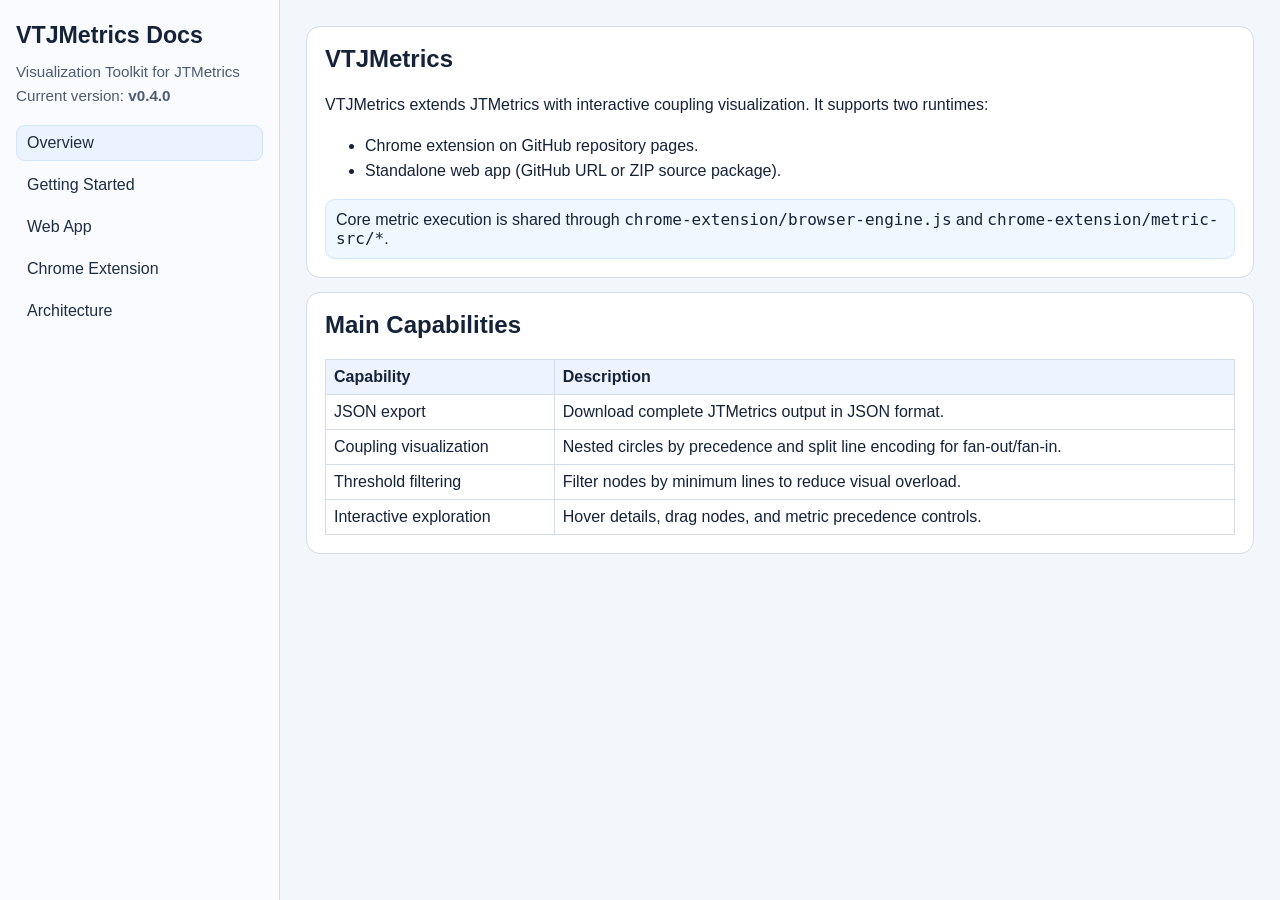
<file: docs/index.html>
<!doctype html>
<html lang="en">
<head>
  <meta charset="UTF-8" />
  <meta name="viewport" content="width=device-width, initial-scale=1" />
  <title>VTJMetrics Docs - Home</title>
  <link rel="stylesheet" href="./assets/docs.css" />
</head>
<body>
  <div class="layout">
    <aside class="sidebar">
      <p class="brand">VTJMetrics Docs</p>
      <p class="subtitle">Visualization Toolkit for JTMetrics<br>Current version: <strong>v0.4.0</strong></p>
      <nav class="nav">
        <a class="active" href="./index.html">Overview</a>
        <a href="./getting-started.html">Getting Started</a>
        <a href="./web-app.html">Web App</a>
        <a href="./extension.html">Chrome Extension</a>
        <a href="./architecture.html">Architecture</a>
      </nav>
    </aside>

    <main class="main">
      <div class="content">
        <section class="card">
          <h1>VTJMetrics</h1>
          <p>VTJMetrics extends JTMetrics with interactive coupling visualization. It supports two runtimes:</p>
          <ul>
            <li>Chrome extension on GitHub repository pages.</li>
            <li>Standalone web app (GitHub URL or ZIP source package).</li>
          </ul>
          <div class="notice">
            Core metric execution is shared through <code>chrome-extension/browser-engine.js</code> and <code>chrome-extension/metric-src/*</code>.
          </div>
        </section>

        <section class="card">
          <h2>Main Capabilities</h2>
          <table>
            <thead>
              <tr>
                <th>Capability</th>
                <th>Description</th>
              </tr>
            </thead>
            <tbody>
              <tr>
                <td>JSON export</td>
                <td>Download complete JTMetrics output in JSON format.</td>
              </tr>
              <tr>
                <td>Coupling visualization</td>
                <td>Nested circles by precedence and split line encoding for fan-out/fan-in.</td>
              </tr>
              <tr>
                <td>Threshold filtering</td>
                <td>Filter nodes by minimum lines to reduce visual overload.</td>
              </tr>
              <tr>
                <td>Interactive exploration</td>
                <td>Hover details, drag nodes, and metric precedence controls.</td>
              </tr>
            </tbody>
          </table>
        </section>
      </div>
    </main>
  </div>
</body>
</html>
</file>
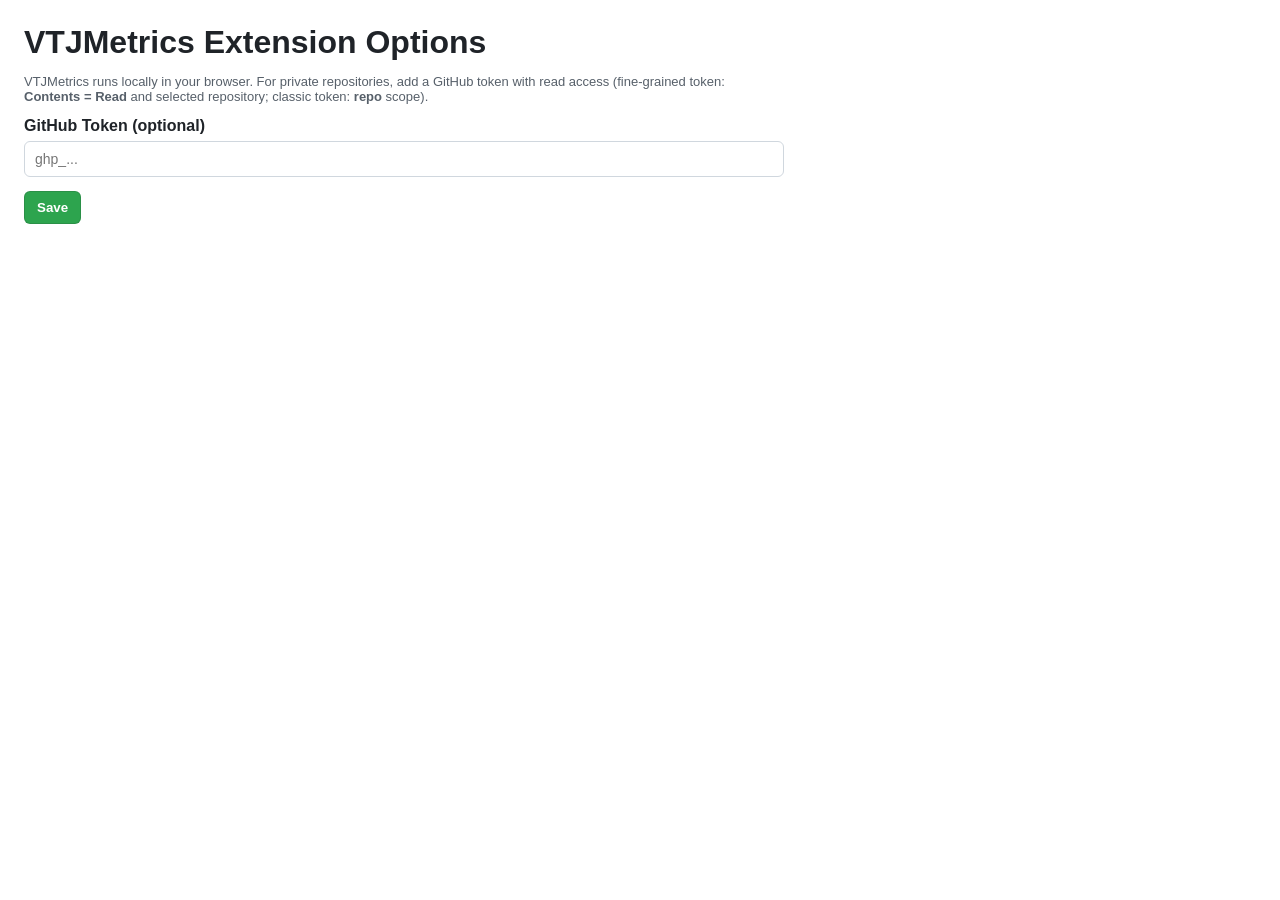
<file: chrome-extension/options.html>
<!doctype html>
<html lang="en">
<head>
  <meta charset="utf-8">
  <meta name="viewport" content="width=device-width, initial-scale=1">
  <title>VTJMetrics Extension Options</title>
  <style>
    body {
      font-family: Arial, Helvetica, sans-serif;
      margin: 24px;
      color: #1f2328;
    }
    main {
      max-width: 760px;
    }
    h1 {
      margin-bottom: 8px;
    }
    .field {
      margin-bottom: 14px;
    }
    label {
      display: block;
      margin-bottom: 6px;
      font-weight: 600;
    }
    input {
      width: 100%;
      box-sizing: border-box;
      padding: 9px 10px;
      border: 1px solid #d0d7de;
      border-radius: 6px;
      font-size: 14px;
    }
    button {
      background: #2da44e;
      color: #ffffff;
      border: 1px solid rgba(27, 31, 36, 0.15);
      border-radius: 6px;
      padding: 8px 12px;
      font-weight: 600;
      cursor: pointer;
    }
    #status {
      margin-top: 10px;
      color: #1a7f37;
    }
    .note {
      color: #57606a;
      font-size: 13px;
    }
  </style>
</head>
<body>
  <main>
    <h1>VTJMetrics Extension Options</h1>
    <p class="note">VTJMetrics runs locally in your browser. For private repositories, add a GitHub token with read access (fine-grained token: <strong>Contents = Read</strong> and selected repository; classic token: <strong>repo</strong> scope).</p>

    <div class="field">
      <label for="github-token">GitHub Token (optional)</label>
      <input id="github-token" type="password" placeholder="ghp_...">
    </div>

    <button id="save-btn" type="button">Save</button>
    <p id="status"></p>
  </main>
  <script src="options.js"></script>
</body>
</html>
</file>
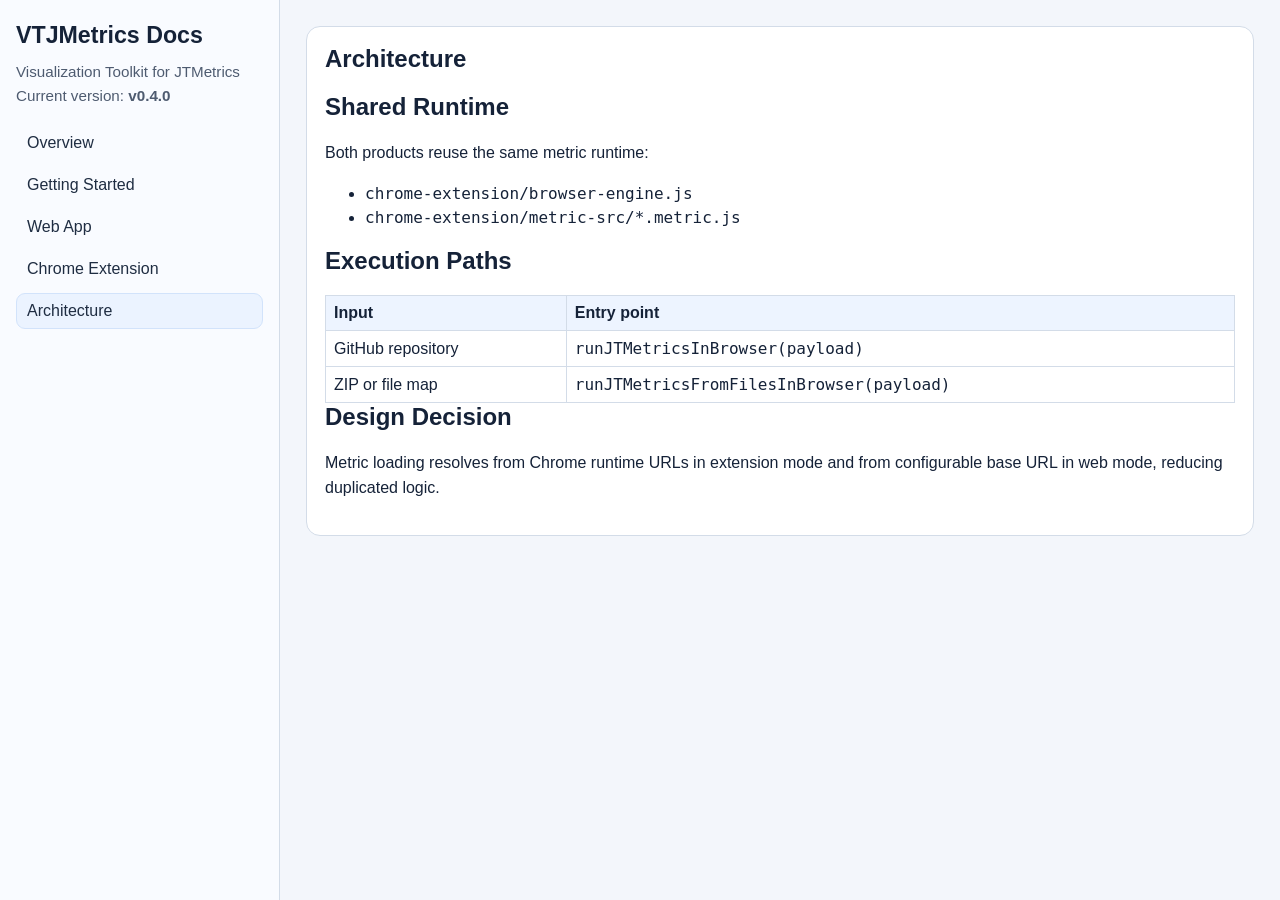
<file: docs/architecture.html>
<!doctype html>
<html lang="en">
<head>
  <meta charset="UTF-8" />
  <meta name="viewport" content="width=device-width, initial-scale=1" />
  <title>VTJMetrics Docs - Architecture</title>
  <link rel="stylesheet" href="./assets/docs.css" />
</head>
<body>
  <div class="layout">
    <aside class="sidebar">
      <p class="brand">VTJMetrics Docs</p>
      <p class="subtitle">Visualization Toolkit for JTMetrics<br>Current version: <strong>v0.4.0</strong></p>
      <nav class="nav">
        <a href="./index.html">Overview</a>
        <a href="./getting-started.html">Getting Started</a>
        <a href="./web-app.html">Web App</a>
        <a href="./extension.html">Chrome Extension</a>
        <a class="active" href="./architecture.html">Architecture</a>
      </nav>
    </aside>

    <main class="main">
      <div class="content">
        <section class="card">
          <h1>Architecture</h1>
          <h2>Shared Runtime</h2>
          <p>Both products reuse the same metric runtime:</p>
          <ul>
            <li><code>chrome-extension/browser-engine.js</code></li>
            <li><code>chrome-extension/metric-src/*.metric.js</code></li>
          </ul>

          <h2>Execution Paths</h2>
          <table>
            <thead>
              <tr>
                <th>Input</th>
                <th>Entry point</th>
              </tr>
            </thead>
            <tbody>
              <tr>
                <td>GitHub repository</td>
                <td><code>runJTMetricsInBrowser(payload)</code></td>
              </tr>
              <tr>
                <td>ZIP or file map</td>
                <td><code>runJTMetricsFromFilesInBrowser(payload)</code></td>
              </tr>
            </tbody>
          </table>

          <h2>Design Decision</h2>
          <p>Metric loading resolves from Chrome runtime URLs in extension mode and from configurable base URL in web mode, reducing duplicated logic.</p>
        </section>
      </div>
    </main>
  </div>
</body>
</html>
</file>
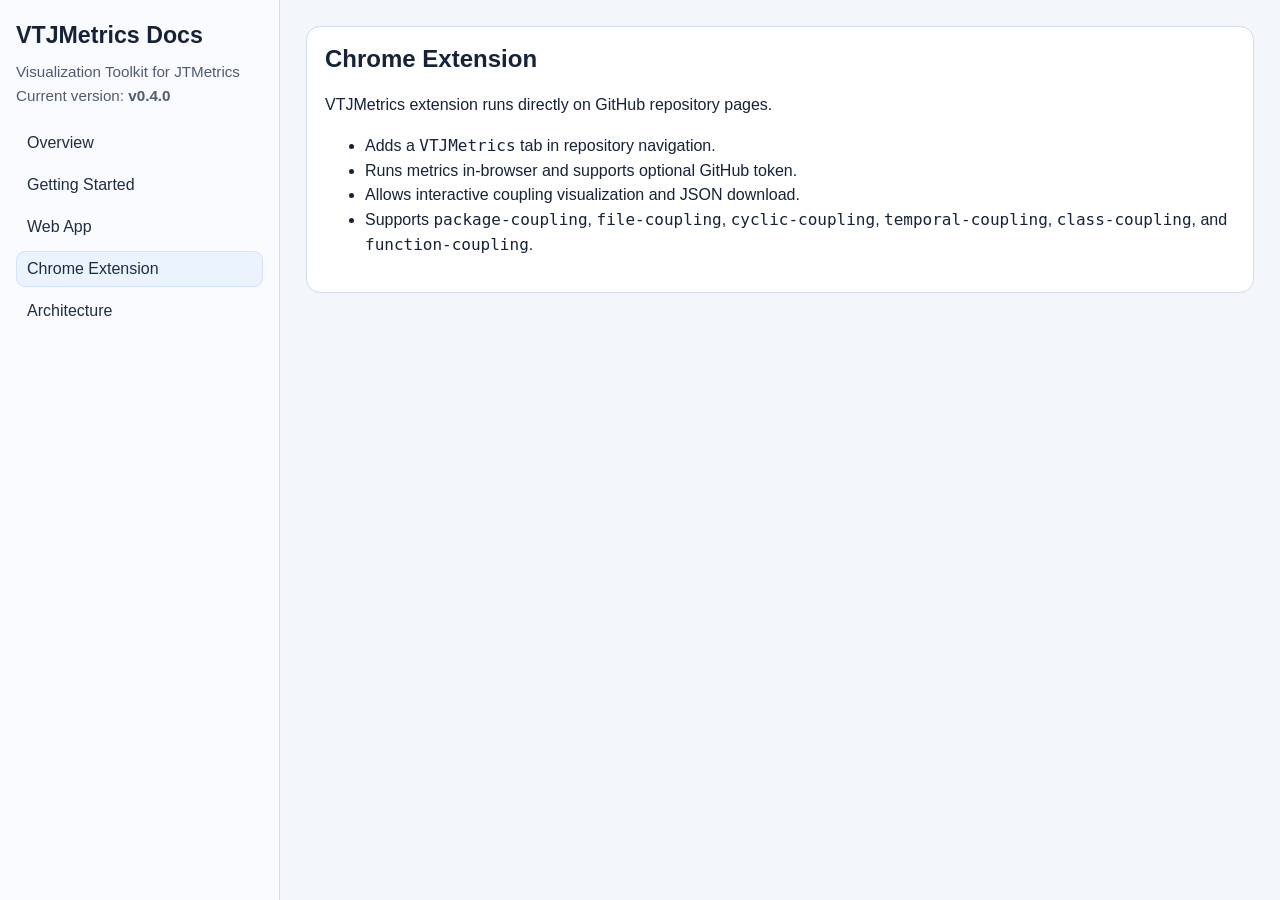
<file: docs/extension.html>
<!doctype html>
<html lang="en">
<head>
  <meta charset="UTF-8" />
  <meta name="viewport" content="width=device-width, initial-scale=1" />
  <title>VTJMetrics Docs - Extension</title>
  <link rel="stylesheet" href="./assets/docs.css" />
</head>
<body>
  <div class="layout">
    <aside class="sidebar">
      <p class="brand">VTJMetrics Docs</p>
      <p class="subtitle">Visualization Toolkit for JTMetrics<br>Current version: <strong>v0.4.0</strong></p>
      <nav class="nav">
        <a href="./index.html">Overview</a>
        <a href="./getting-started.html">Getting Started</a>
        <a href="./web-app.html">Web App</a>
        <a class="active" href="./extension.html">Chrome Extension</a>
        <a href="./architecture.html">Architecture</a>
      </nav>
    </aside>

    <main class="main">
      <div class="content">
        <section class="card">
          <h1>Chrome Extension</h1>
          <p>VTJMetrics extension runs directly on GitHub repository pages.</p>
          <ul>
            <li>Adds a <code>VTJMetrics</code> tab in repository navigation.</li>
            <li>Runs metrics in-browser and supports optional GitHub token.</li>
            <li>Allows interactive coupling visualization and JSON download.</li>
            <li>Supports <code>package-coupling</code>, <code>file-coupling</code>, <code>cyclic-coupling</code>, <code>temporal-coupling</code>, <code>class-coupling</code>, and <code>function-coupling</code>.</li>
          </ul>
        </section>
      </div>
    </main>
  </div>
</body>
</html>
</file>
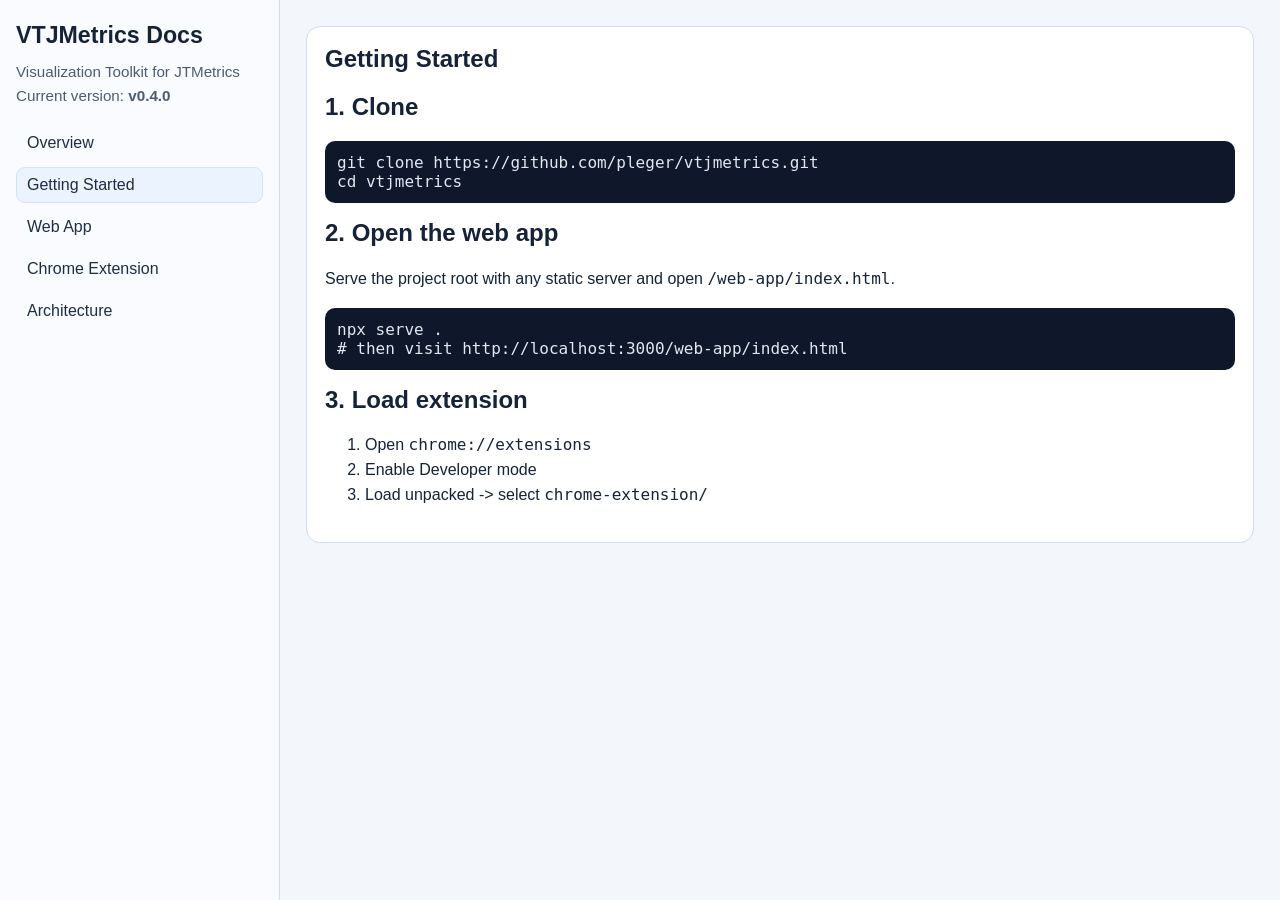
<file: docs/getting-started.html>
<!doctype html>
<html lang="en">
<head>
  <meta charset="UTF-8" />
  <meta name="viewport" content="width=device-width, initial-scale=1" />
  <title>VTJMetrics Docs - Getting Started</title>
  <link rel="stylesheet" href="./assets/docs.css" />
</head>
<body>
  <div class="layout">
    <aside class="sidebar">
      <p class="brand">VTJMetrics Docs</p>
      <p class="subtitle">Visualization Toolkit for JTMetrics<br>Current version: <strong>v0.4.0</strong></p>
      <nav class="nav">
        <a href="./index.html">Overview</a>
        <a class="active" href="./getting-started.html">Getting Started</a>
        <a href="./web-app.html">Web App</a>
        <a href="./extension.html">Chrome Extension</a>
        <a href="./architecture.html">Architecture</a>
      </nav>
    </aside>

    <main class="main">
      <div class="content">
        <section class="card">
          <h1>Getting Started</h1>
          <h2>1. Clone</h2>
<pre><code>git clone https://github.com/pleger/vtjmetrics.git
cd vtjmetrics</code></pre>

          <h2>2. Open the web app</h2>
          <p>Serve the project root with any static server and open <code>/web-app/index.html</code>.</p>
<pre><code>npx serve .
# then visit http://localhost:3000/web-app/index.html</code></pre>

          <h2>3. Load extension</h2>
          <ol>
            <li>Open <code>chrome://extensions</code></li>
            <li>Enable Developer mode</li>
            <li>Load unpacked -> select <code>chrome-extension/</code></li>
          </ol>
        </section>
      </div>
    </main>
  </div>
</body>
</html>
</file>
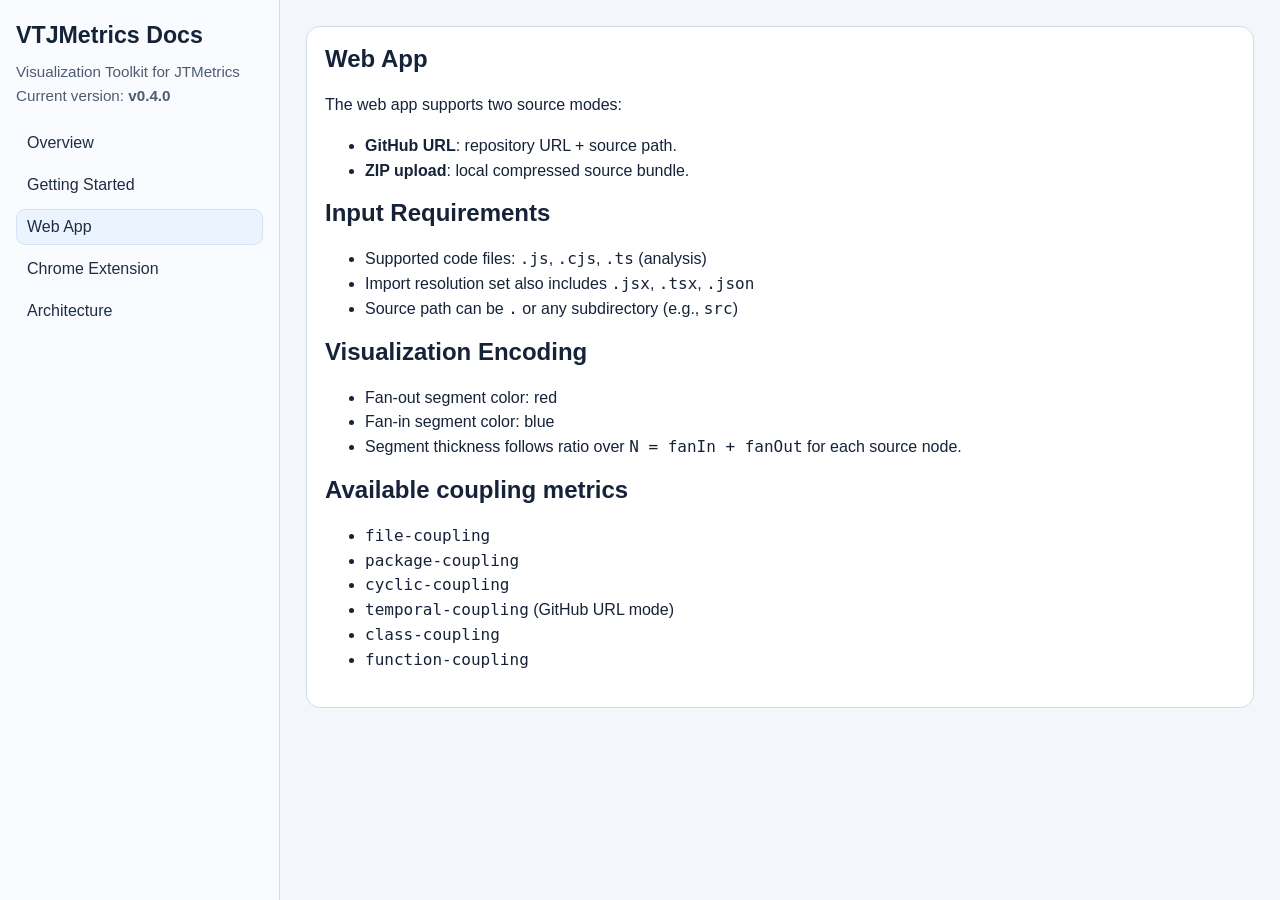
<file: docs/web-app.html>
<!doctype html>
<html lang="en">
<head>
  <meta charset="UTF-8" />
  <meta name="viewport" content="width=device-width, initial-scale=1" />
  <title>VTJMetrics Docs - Web App</title>
  <link rel="stylesheet" href="./assets/docs.css" />
</head>
<body>
  <div class="layout">
    <aside class="sidebar">
      <p class="brand">VTJMetrics Docs</p>
      <p class="subtitle">Visualization Toolkit for JTMetrics<br>Current version: <strong>v0.4.0</strong></p>
      <nav class="nav">
        <a href="./index.html">Overview</a>
        <a href="./getting-started.html">Getting Started</a>
        <a class="active" href="./web-app.html">Web App</a>
        <a href="./extension.html">Chrome Extension</a>
        <a href="./architecture.html">Architecture</a>
      </nav>
    </aside>

    <main class="main">
      <div class="content">
        <section class="card">
          <h1>Web App</h1>
          <p>The web app supports two source modes:</p>
          <ul>
            <li><strong>GitHub URL</strong>: repository URL + source path.</li>
            <li><strong>ZIP upload</strong>: local compressed source bundle.</li>
          </ul>

          <h2>Input Requirements</h2>
          <ul>
            <li>Supported code files: <code>.js</code>, <code>.cjs</code>, <code>.ts</code> (analysis)</li>
            <li>Import resolution set also includes <code>.jsx</code>, <code>.tsx</code>, <code>.json</code></li>
            <li>Source path can be <code>.</code> or any subdirectory (e.g., <code>src</code>)</li>
          </ul>

          <h2>Visualization Encoding</h2>
          <ul>
            <li>Fan-out segment color: red</li>
            <li>Fan-in segment color: blue</li>
            <li>Segment thickness follows ratio over <code>N = fanIn + fanOut</code> for each source node.</li>
          </ul>

          <h2>Available coupling metrics</h2>
          <ul>
            <li><code>file-coupling</code></li>
            <li><code>package-coupling</code></li>
            <li><code>cyclic-coupling</code></li>
            <li><code>temporal-coupling</code> (GitHub URL mode)</li>
            <li><code>class-coupling</code></li>
            <li><code>function-coupling</code></li>
          </ul>
        </section>
      </div>
    </main>
  </div>
</body>
</html>
</file>
<file: docs/assets/docs.css>
:root {
  --bg: #f3f6fb;
  --surface: #ffffff;
  --border: #d3dce8;
  --ink: #152238;
  --muted: #4e5b70;
  --accent: #0b7ad1;
}

* {
  box-sizing: border-box;
}

body {
  margin: 0;
  font-family: "Source Sans 3", "Segoe UI", Arial, sans-serif;
  color: var(--ink);
  background: var(--bg);
}

a {
  color: var(--accent);
  text-decoration: none;
}

a:hover {
  text-decoration: underline;
}

.layout {
  display: grid;
  grid-template-columns: 280px 1fr;
  min-height: 100vh;
}

.sidebar {
  padding: 18px 16px;
  background: #f9fbff;
  border-right: 1px solid var(--border);
  position: sticky;
  top: 0;
  height: 100vh;
}

.brand {
  font-size: 1.45rem;
  font-weight: 800;
  margin: 0 0 6px;
}

.subtitle {
  margin: 0 0 18px;
  color: var(--muted);
  font-size: 0.95rem;
}

.nav {
  display: grid;
  gap: 6px;
}

.nav a {
  display: block;
  padding: 8px 10px;
  border-radius: 9px;
  color: #1f2d42;
  border: 1px solid transparent;
}

.nav a.active,
.nav a:hover {
  background: #ebf3ff;
  border-color: #d2e3fb;
}

.main {
  padding: 26px;
}

.content {
  max-width: 980px;
  margin: 0 auto;
}

.card {
  background: var(--surface);
  border: 1px solid var(--border);
  border-radius: 14px;
  padding: 18px;
  margin-bottom: 14px;
}

h1,
h2,
h3 {
  margin-top: 0;
}

p,
li {
  line-height: 1.55;
}

code,
pre {
  font-family: "JetBrains Mono", "SFMono-Regular", Menlo, monospace;
}

pre {
  background: #0f172a;
  color: #e2e8f0;
  border-radius: 10px;
  padding: 12px;
  overflow: auto;
}

table {
  width: 100%;
  border-collapse: collapse;
}

th,
td {
  border: 1px solid var(--border);
  padding: 8px;
  text-align: left;
}

th {
  background: #edf4ff;
}

.notice {
  background: #f0f8ff;
  border: 1px solid #cfe6fb;
  border-radius: 10px;
  padding: 10px;
}

@media (max-width: 980px) {
  .layout {
    grid-template-columns: 1fr;
  }

  .sidebar {
    height: auto;
    position: static;
    border-right: 0;
    border-bottom: 1px solid var(--border);
  }

  .main {
    padding: 16px;
  }
}
</file>
